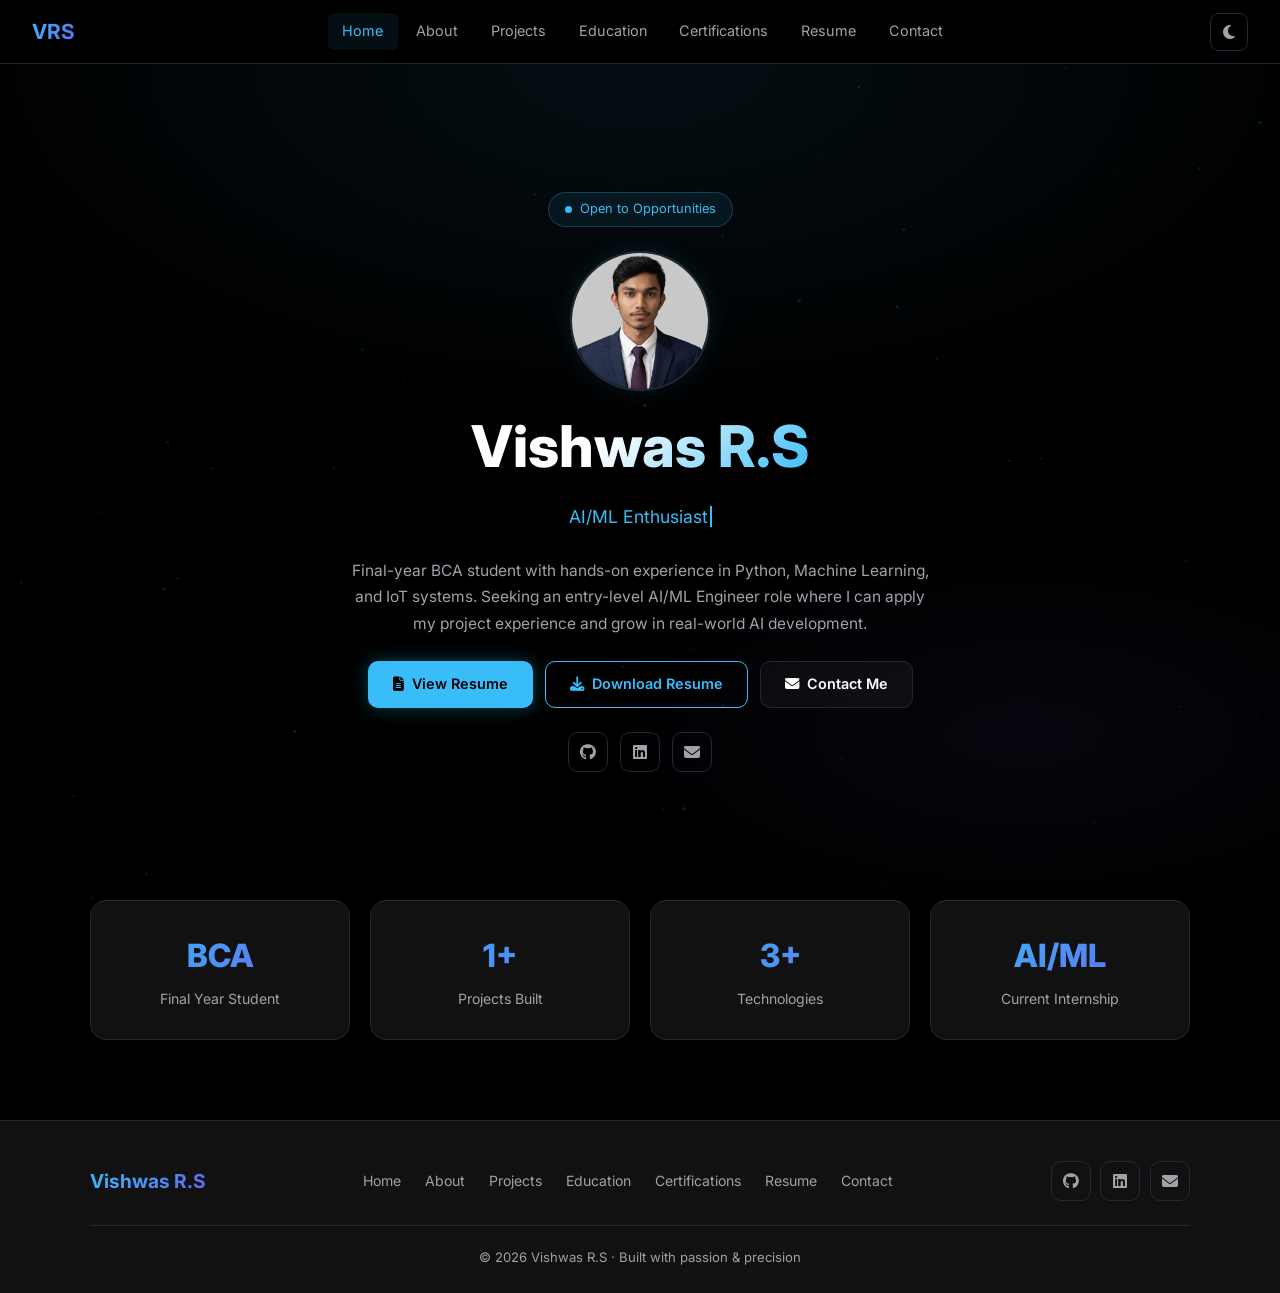
<file: index.html>
<!DOCTYPE html>
<html lang="en">
<head>
  <meta charset="UTF-8" />
  <meta name="viewport" content="width=device-width, initial-scale=1.0" />
  <title>Vishwas R.S — AI/ML Developer Portfolio</title>
  <meta name="description" content="Portfolio of Vishwas R.S — Final-year BCA student specializing in Python, Machine Learning, and IoT systems." />
  <link rel="preconnect" href="https://fonts.googleapis.com" />
  <link href="https://fonts.googleapis.com/css2?family=Inter:wght@400;500;600;700;800&display=swap" rel="stylesheet" />
  <link rel="stylesheet" href="https://cdnjs.cloudflare.com/ajax/libs/font-awesome/6.5.0/css/all.min.css" />
  <link rel="stylesheet" href="assets/css/style.css" />
</head>
<body>

<!-- Loader -->
<div id="loader"><div class="loader-ring"></div></div>

<!-- Particles -->
<canvas id="particles-canvas"></canvas>

<!-- Navbar -->
<nav class="navbar">
  <a href="index.html" class="nav-logo">VRS</a>
  <div class="nav-links">
    <a href="index.html">Home</a>
    <a href="about.html">About</a>
    <a href="projects.html">Projects</a>
    <a href="education.html">Education</a>
    <a href="certifications.html">Certifications</a>
    <a href="resume.html">Resume</a>
    <a href="contact.html">Contact</a>
  </div>
  <div class="nav-controls">
    <button class="theme-toggle" title="Toggle theme"><i class="fas fa-moon"></i></button>
    <button class="hamburger" title="Menu"><i class="fas fa-bars"></i></button>
  </div>
</nav>
<div class="mobile-menu">
  <a href="index.html">Home</a>
  <a href="about.html">About</a>
  <a href="projects.html">Projects</a>
  <a href="education.html">Education</a>
  <a href="certifications.html">Certifications</a>
  <a href="resume.html">Resume</a>
  <a href="contact.html">Contact</a>
</div>

<!-- Hero -->
<main class="page-wrapper">
  <section class="hero">
    <div class="hero-bg"></div>
    <div class="hero-content">
      <div class="hero-badge reveal"><span></span> Open to Opportunities</div>
      <div class="hero-photo-wrap reveal reveal-delay-1">
        <img src="assets/img/profile.jpg" alt="Vishwas R.S" class="hero-photo" />
      </div>
      <h1 class="hero-name reveal reveal-delay-1">Vishwas R.S</h1>
      <p class="hero-title reveal reveal-delay-2" id="hero-title"></p>
      <p class="hero-summary reveal reveal-delay-2">
        Final-year BCA student with hands-on experience in Python, Machine Learning, and IoT systems.
        Seeking an entry-level AI/ML Engineer role where I can apply my project experience and grow in real-world AI development.
      </p>
      <div class="hero-ctas reveal reveal-delay-3">
        <a href="resume.html" class="btn btn-primary"><i class="fas fa-file-alt"></i> View Resume</a>
        <a href="assets/resume/vishwas_resume.pdf" download class="btn btn-outline"><i class="fas fa-download"></i> Download Resume</a>
        <a href="contact.html" class="btn btn-ghost"><i class="fas fa-envelope"></i> Contact Me</a>
      </div>
      <div class="hero-social reveal reveal-delay-3">
        <a href="https://github.com/vishwas-rs-dev" target="_blank" class="social-link" title="GitHub"><i class="fab fa-github"></i></a>
        <a href="https://linkedin.com/in/vishwas-rs" target="_blank" class="social-link" title="LinkedIn"><i class="fab fa-linkedin"></i></a>
        <a href="mailto:shobhavishu2005@gmail.com" class="social-link" title="Email"><i class="fas fa-envelope"></i></a>
      </div>
    </div>
  </section>

  <!-- Quick Stats -->
  <section class="section" style="padding-top:0">
    <div class="section-inner">
      <div style="display:grid;grid-template-columns:repeat(auto-fit,minmax(200px,1fr));gap:1.25rem;">
        <div class="card reveal" style="text-align:center;">
          <div style="font-size:2rem;font-weight:800;background:linear-gradient(135deg,var(--primary),var(--secondary));-webkit-background-clip:text;-webkit-text-fill-color:transparent;background-clip:text;">BCA</div>
          <div style="color:var(--muted);font-size:0.88rem;margin-top:0.25rem;">Final Year Student</div>
        </div>
        <div class="card reveal reveal-delay-1" style="text-align:center;">
          <div style="font-size:2rem;font-weight:800;background:linear-gradient(135deg,var(--primary),var(--secondary));-webkit-background-clip:text;-webkit-text-fill-color:transparent;background-clip:text;">1+</div>
          <div style="color:var(--muted);font-size:0.88rem;margin-top:0.25rem;">Projects Built</div>
        </div>
        <div class="card reveal reveal-delay-2" style="text-align:center;">
          <div style="font-size:2rem;font-weight:800;background:linear-gradient(135deg,var(--primary),var(--secondary));-webkit-background-clip:text;-webkit-text-fill-color:transparent;background-clip:text;">3+</div>
          <div style="color:var(--muted);font-size:0.88rem;margin-top:0.25rem;">Technologies</div>
        </div>
        <div class="card reveal reveal-delay-3" style="text-align:center;">
          <div style="font-size:2rem;font-weight:800;background:linear-gradient(135deg,var(--primary),var(--secondary));-webkit-background-clip:text;-webkit-text-fill-color:transparent;background-clip:text;">AI/ML</div>
          <div style="color:var(--muted);font-size:0.88rem;margin-top:0.25rem;">Current Internship</div>
        </div>
      </div>
    </div>
  </section>
</main>

<!-- Footer -->
<footer>
  <div class="footer-inner">
    <div class="footer-top">
      <span class="footer-logo">Vishwas R.S</span>
      <nav class="footer-links">
        <a href="index.html">Home</a>
        <a href="about.html">About</a>
        <a href="projects.html">Projects</a>
        <a href="education.html">Education</a>
        <a href="certifications.html">Certifications</a>
        <a href="resume.html">Resume</a>
        <a href="contact.html">Contact</a>
      </nav>
      <div class="footer-socials">
        <a href="https://github.com/vishwas-rs-dev" target="_blank" class="social-link"><i class="fab fa-github"></i></a>
        <a href="https://linkedin.com/in/vishwas-rs" target="_blank" class="social-link"><i class="fab fa-linkedin"></i></a>
        <a href="mailto:shobhavishu2005@gmail.com" class="social-link"><i class="fas fa-envelope"></i></a>
      </div>
    </div>
    <div class="footer-bottom">
      &copy; 2026 Vishwas R.S · Built with passion &amp; precision
    </div>
  </div>
</footer>

<button id="scrollTop" title="Scroll to top"><i class="fas fa-chevron-up"></i></button>
<script src="assets/js/main.js"></script>
</body>
</html>
</file>
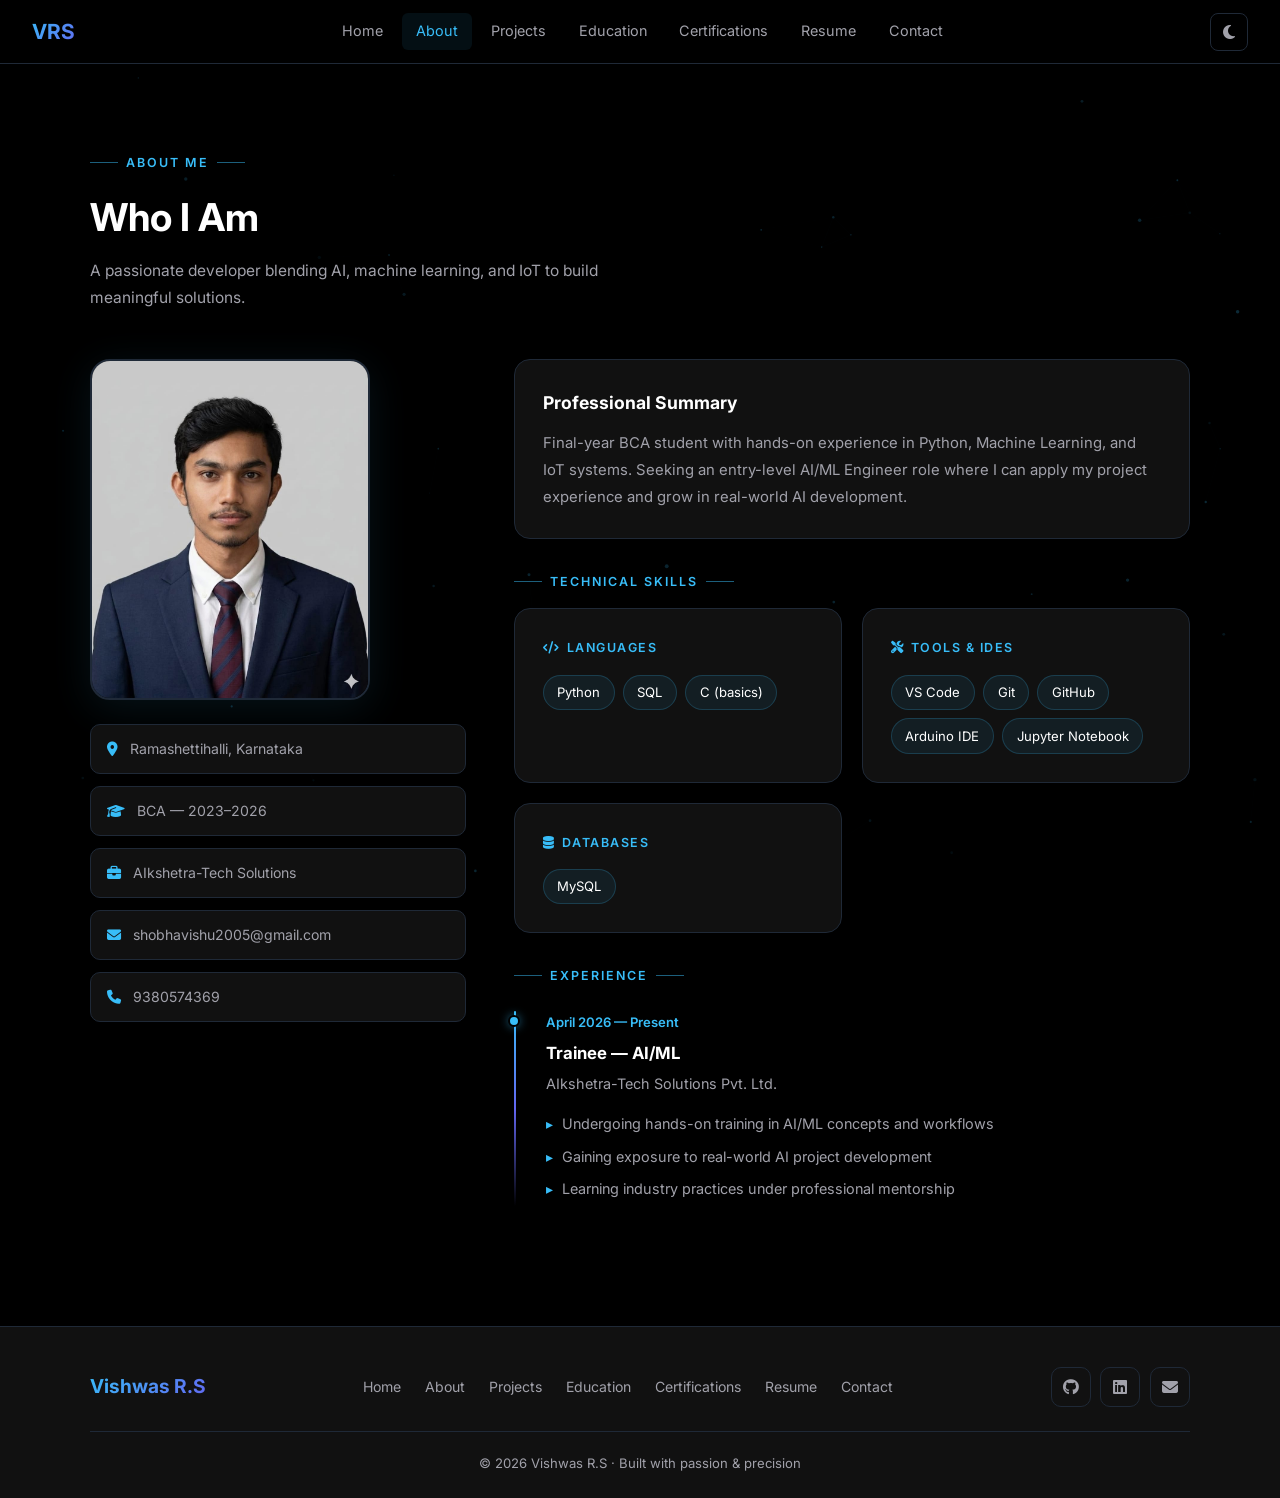
<file: about.html>
<!DOCTYPE html>
<html lang="en">
<head>
  <meta charset="UTF-8" />
  <meta name="viewport" content="width=device-width, initial-scale=1.0" />
  <title>About — Vishwas R.S</title>
  <meta name="description" content="About Vishwas R.S — skills, tools and professional journey." />
  <link rel="preconnect" href="https://fonts.googleapis.com" />
  <link href="https://fonts.googleapis.com/css2?family=Inter:wght@400;500;600;700;800&display=swap" rel="stylesheet" />
  <link rel="stylesheet" href="https://cdnjs.cloudflare.com/ajax/libs/font-awesome/6.5.0/css/all.min.css" />
  <link rel="stylesheet" href="assets/css/style.css" />
</head>
<body>
<div id="loader"><div class="loader-ring"></div></div>
<canvas id="particles-canvas"></canvas>

<nav class="navbar">
  <a href="index.html" class="nav-logo">VRS</a>
  <div class="nav-links">
    <a href="index.html">Home</a>
    <a href="about.html">About</a>
    <a href="projects.html">Projects</a>
    <a href="education.html">Education</a>
    <a href="certifications.html">Certifications</a>
    <a href="resume.html">Resume</a>
    <a href="contact.html">Contact</a>
  </div>
  <div class="nav-controls">
    <button class="theme-toggle"><i class="fas fa-moon"></i></button>
    <button class="hamburger"><i class="fas fa-bars"></i></button>
  </div>
</nav>
<div class="mobile-menu">
  <a href="index.html">Home</a>
  <a href="about.html">About</a>
  <a href="projects.html">Projects</a>
  <a href="education.html">Education</a>
  <a href="certifications.html">Certifications</a>
  <a href="resume.html">Resume</a>
  <a href="contact.html">Contact</a>
</div>

<main class="page-wrapper">
  <section class="section">
    <div class="section-inner">

      <!-- Header -->
      <div class="reveal" style="margin-bottom:3rem;">
        <div class="section-tag">About Me</div>
        <h1 class="section-title">Who I Am</h1>
        <p class="section-subtitle">A passionate developer blending AI, machine learning, and IoT to build meaningful solutions.</p>
      </div>

      <!-- About Grid -->
      <div class="about-grid">
        <!-- Photo col -->
        <div class="about-photo-col reveal">
          <img src="assets/img/profile.jpg" alt="Vishwas R.S" class="about-photo" />
          <div class="about-stat-row">
            <div class="about-stat"><i class="fas fa-map-marker-alt"></i> Ramashettihalli, Karnataka</div>
            <div class="about-stat"><i class="fas fa-graduation-cap"></i> BCA — 2023–2026</div>
            <div class="about-stat"><i class="fas fa-briefcase"></i> AIkshetra-Tech Solutions</div>
            <div class="about-stat"><i class="fas fa-envelope"></i> shobhavishu2005@gmail.com</div>
            <div class="about-stat"><i class="fas fa-phone"></i> 9380574369</div>
          </div>
        </div>

        <!-- Content col -->
        <div>
          <!-- Summary -->
          <div class="card reveal" style="margin-bottom:1.5rem;">
            <h2 style="font-size:1.1rem;font-weight:700;margin-bottom:0.75rem;">Professional Summary</h2>
            <p style="color:var(--muted);font-size:0.93rem;line-height:1.8;">
              Final-year BCA student with hands-on experience in Python, Machine Learning, and IoT systems.
              Seeking an entry-level AI/ML Engineer role where I can apply my project experience and grow in real-world AI development.
            </p>
          </div>

          <!-- Skills -->
          <div class="reveal" style="margin-bottom:1.5rem;">
            <div class="section-tag" style="margin-bottom:1rem;">Technical Skills</div>
            <div class="skills-grid">
              <div class="card">
                <div class="skill-category-title"><i class="fas fa-code" style="margin-right:0.4rem;"></i>Languages</div>
                <div class="skill-tags">
                  <span class="skill-tag">Python</span>
                  <span class="skill-tag">SQL</span>
                  <span class="skill-tag">C (basics)</span>
                </div>
              </div>
              <div class="card">
                <div class="skill-category-title"><i class="fas fa-tools" style="margin-right:0.4rem;"></i>Tools &amp; IDEs</div>
                <div class="skill-tags">
                  <span class="skill-tag">VS Code</span>
                  <span class="skill-tag">Git</span>
                  <span class="skill-tag">GitHub</span>
                  <span class="skill-tag">Arduino IDE</span>
                  <span class="skill-tag">Jupyter Notebook</span>
                </div>
              </div>
              <div class="card">
                <div class="skill-category-title"><i class="fas fa-database" style="margin-right:0.4rem;"></i>Databases</div>
                <div class="skill-tags">
                  <span class="skill-tag">MySQL</span>
                </div>
              </div>
            </div>
          </div>

          <!-- Experience Timeline -->
          <div class="reveal">
            <div class="section-tag" style="margin-bottom:1.5rem;">Experience</div>
            <div class="timeline">
              <div class="timeline-item">
                <div class="timeline-date">April 2026 — Present</div>
                <div class="timeline-title">Trainee — AI/ML</div>
                <div class="timeline-sub">AIkshetra-Tech Solutions Pvt. Ltd.</div>
                <ul class="timeline-body">
                  <li>Undergoing hands-on training in AI/ML concepts and workflows</li>
                  <li>Gaining exposure to real-world AI project development</li>
                  <li>Learning industry practices under professional mentorship</li>
                </ul>
              </div>
            </div>
          </div>

        </div>
      </div>

    </div>
  </section>
</main>

<footer>
  <div class="footer-inner">
    <div class="footer-top">
      <span class="footer-logo">Vishwas R.S</span>
      <nav class="footer-links">
        <a href="index.html">Home</a>
        <a href="about.html">About</a>
        <a href="projects.html">Projects</a>
        <a href="education.html">Education</a>
        <a href="certifications.html">Certifications</a>
        <a href="resume.html">Resume</a>
        <a href="contact.html">Contact</a>
      </nav>
      <div class="footer-socials">
        <a href="https://github.com/vishwas-rs-dev" target="_blank" class="social-link"><i class="fab fa-github"></i></a>
        <a href="https://linkedin.com/in/vishwas-rs" target="_blank" class="social-link"><i class="fab fa-linkedin"></i></a>
        <a href="mailto:shobhavishu2005@gmail.com" class="social-link"><i class="fas fa-envelope"></i></a>
      </div>
    </div>
    <div class="footer-bottom">&copy; 2026 Vishwas R.S · Built with passion &amp; precision</div>
  </div>
</footer>
<button id="scrollTop"><i class="fas fa-chevron-up"></i></button>
<script src="assets/js/main.js"></script>
</body>
</html>
</file>
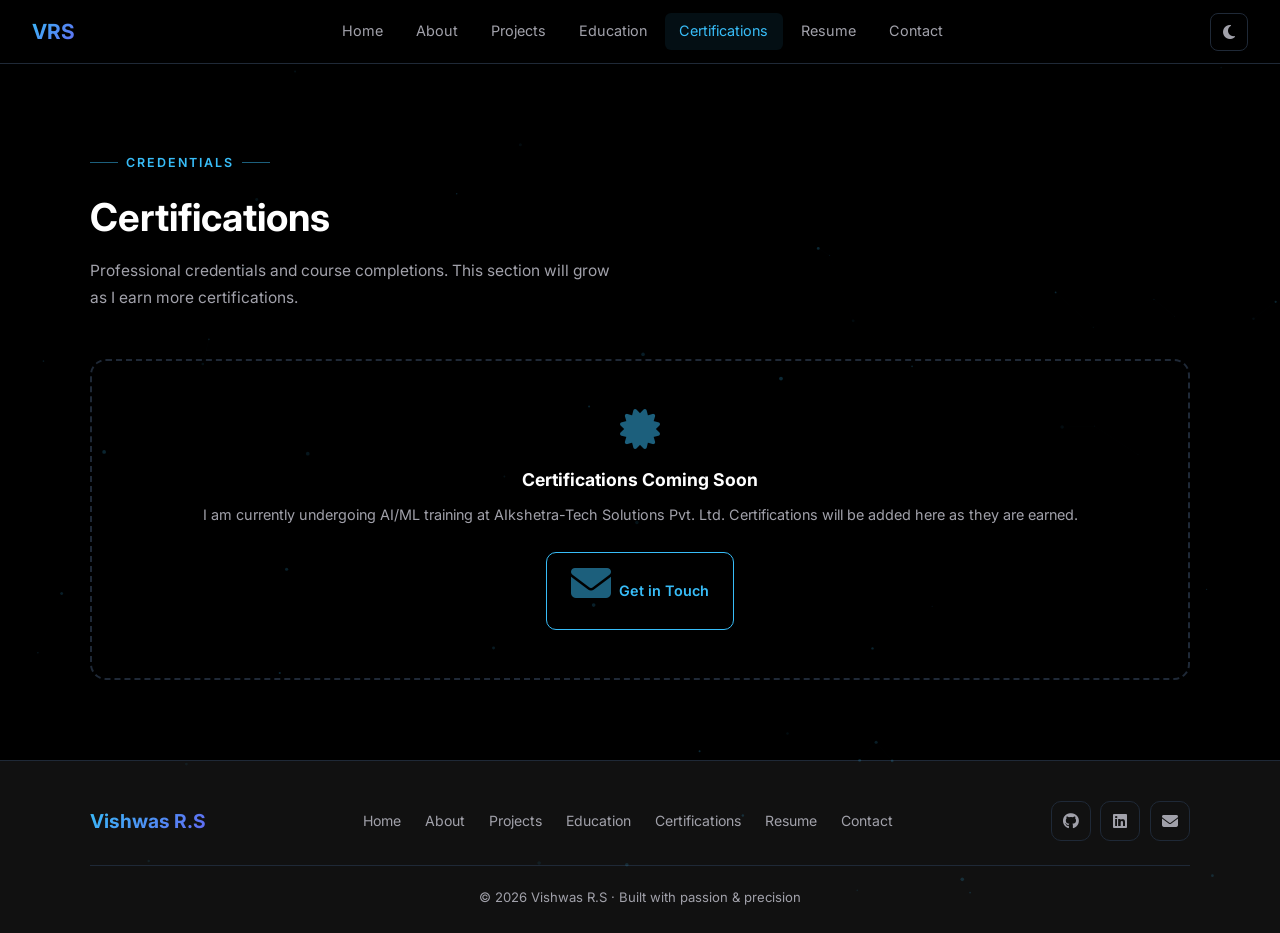
<file: certifications.html>
<!DOCTYPE html>
<html lang="en">
<head>
  <meta charset="UTF-8" />
  <meta name="viewport" content="width=device-width, initial-scale=1.0" />
  <title>Certifications — Vishwas R.S</title>
  <meta name="description" content="Certifications earned by Vishwas R.S." />
  <link rel="preconnect" href="https://fonts.googleapis.com" />
  <link href="https://fonts.googleapis.com/css2?family=Inter:wght@400;500;600;700;800&display=swap" rel="stylesheet" />
  <link rel="stylesheet" href="https://cdnjs.cloudflare.com/ajax/libs/font-awesome/6.5.0/css/all.min.css" />
  <link rel="stylesheet" href="assets/css/style.css" />
</head>
<body>
<div id="loader"><div class="loader-ring"></div></div>
<canvas id="particles-canvas"></canvas>

<nav class="navbar">
  <a href="index.html" class="nav-logo">VRS</a>
  <div class="nav-links">
    <a href="index.html">Home</a>
    <a href="about.html">About</a>
    <a href="projects.html">Projects</a>
    <a href="education.html">Education</a>
    <a href="certifications.html">Certifications</a>
    <a href="resume.html">Resume</a>
    <a href="contact.html">Contact</a>
  </div>
  <div class="nav-controls">
    <button class="theme-toggle"><i class="fas fa-moon"></i></button>
    <button class="hamburger"><i class="fas fa-bars"></i></button>
  </div>
</nav>
<div class="mobile-menu">
  <a href="index.html">Home</a>
  <a href="about.html">About</a>
  <a href="projects.html">Projects</a>
  <a href="education.html">Education</a>
  <a href="certifications.html">Certifications</a>
  <a href="resume.html">Resume</a>
  <a href="contact.html">Contact</a>
</div>

<main class="page-wrapper">
  <section class="section">
    <div class="section-inner">

      <div class="reveal">
        <div class="section-tag">Credentials</div>
        <h1 class="section-title">Certifications</h1>
        <p class="section-subtitle">Professional credentials and course completions. This section will grow as I earn more certifications.</p>
      </div>

      <!-- Placeholder — no certifications in resume -->
      <div class="cert-placeholder reveal">
        <i class="fas fa-certificate"></i>
        <h2 style="font-size:1.1rem;font-weight:700;color:var(--text);margin-bottom:0.5rem;">Certifications Coming Soon</h2>
        <p style="font-size:0.9rem;">I am currently undergoing AI/ML training at AIkshetra-Tech Solutions Pvt. Ltd. Certifications will be added here as they are earned.</p>
        <div style="margin-top:1.5rem;">
          <a href="contact.html" class="btn btn-outline"><i class="fas fa-envelope"></i> Get in Touch</a>
        </div>
      </div>

      <!-- Future cert cards will go here — example structure commented for reference -->
      <!--
      <div class="skills-grid" style="margin-top:2rem;">
        <div class="card reveal">
          <div style="display:flex;align-items:center;gap:0.75rem;margin-bottom:0.75rem;">
            <div class="project-icon">🏆</div>
            <div>
              <div style="font-weight:700;">Certificate Name</div>
              <div style="font-size:0.78rem;color:var(--primary);">Issuing Organization · Month Year</div>
            </div>
          </div>
          <p style="color:var(--muted);font-size:0.88rem;">Brief description of the certification.</p>
          <div style="margin-top:1rem;">
            <a href="#" class="btn btn-outline" style="font-size:0.82rem;padding:0.4rem 0.9rem;">View Certificate</a>
          </div>
        </div>
      </div>
      -->

    </div>
  </section>
</main>

<footer>
  <div class="footer-inner">
    <div class="footer-top">
      <span class="footer-logo">Vishwas R.S</span>
      <nav class="footer-links">
        <a href="index.html">Home</a>
        <a href="about.html">About</a>
        <a href="projects.html">Projects</a>
        <a href="education.html">Education</a>
        <a href="certifications.html">Certifications</a>
        <a href="resume.html">Resume</a>
        <a href="contact.html">Contact</a>
      </nav>
      <div class="footer-socials">
        <a href="https://github.com/vishwas-rs-dev" target="_blank" class="social-link"><i class="fab fa-github"></i></a>
        <a href="https://linkedin.com/in/vishwas-rs" target="_blank" class="social-link"><i class="fab fa-linkedin"></i></a>
        <a href="mailto:shobhavishu2005@gmail.com" class="social-link"><i class="fas fa-envelope"></i></a>
      </div>
    </div>
    <div class="footer-bottom">&copy; 2026 Vishwas R.S · Built with passion &amp; precision</div>
  </div>
</footer>
<button id="scrollTop"><i class="fas fa-chevron-up"></i></button>
<script src="assets/js/main.js"></script>
</body>
</html>
</file>
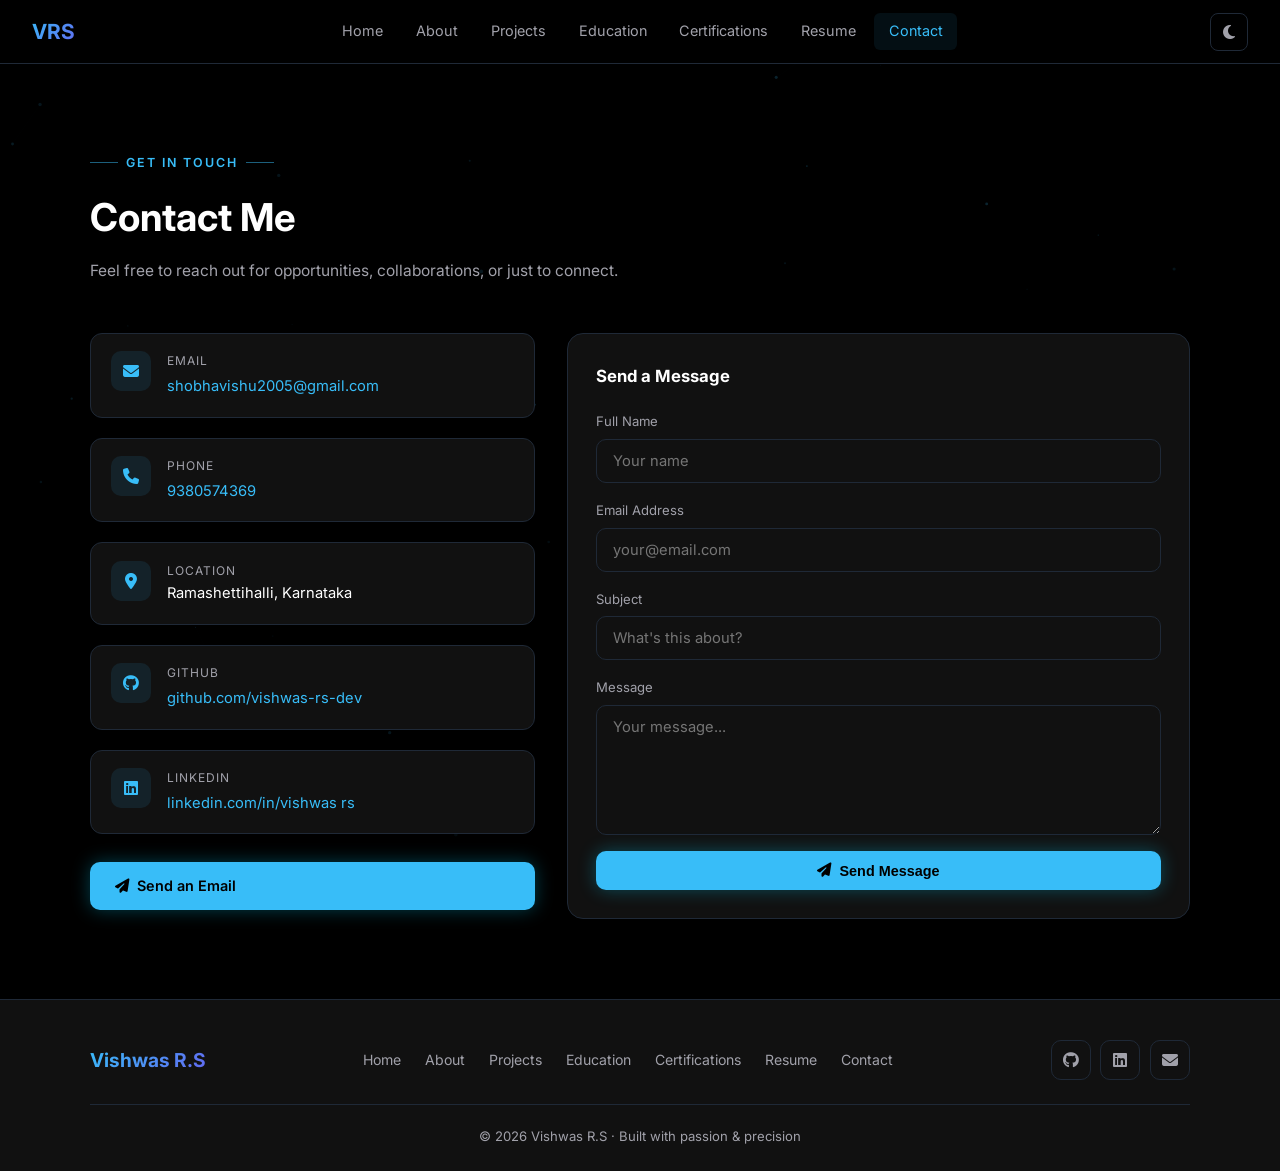
<file: contact.html>
<!DOCTYPE html>
<html lang="en">
<head>
  <meta charset="UTF-8" />
  <meta name="viewport" content="width=device-width, initial-scale=1.0" />
  <title>Contact — Vishwas R.S</title>
  <meta name="description" content="Contact Vishwas R.S — email, phone, and social links." />
  <link rel="preconnect" href="https://fonts.googleapis.com" />
  <link href="https://fonts.googleapis.com/css2?family=Inter:wght@400;500;600;700;800&display=swap" rel="stylesheet" />
  <link rel="stylesheet" href="https://cdnjs.cloudflare.com/ajax/libs/font-awesome/6.5.0/css/all.min.css" />
  <link rel="stylesheet" href="assets/css/style.css" />
</head>
<body>
<div id="loader"><div class="loader-ring"></div></div>
<canvas id="particles-canvas"></canvas>

<nav class="navbar">
  <a href="index.html" class="nav-logo">VRS</a>
  <div class="nav-links">
    <a href="index.html">Home</a>
    <a href="about.html">About</a>
    <a href="projects.html">Projects</a>
    <a href="education.html">Education</a>
    <a href="certifications.html">Certifications</a>
    <a href="resume.html">Resume</a>
    <a href="contact.html">Contact</a>
  </div>
  <div class="nav-controls">
    <button class="theme-toggle"><i class="fas fa-moon"></i></button>
    <button class="hamburger"><i class="fas fa-bars"></i></button>
  </div>
</nav>
<div class="mobile-menu">
  <a href="index.html">Home</a>
  <a href="about.html">About</a>
  <a href="projects.html">Projects</a>
  <a href="education.html">Education</a>
  <a href="certifications.html">Certifications</a>
  <a href="resume.html">Resume</a>
  <a href="contact.html">Contact</a>
</div>

<main class="page-wrapper">
  <section class="section">
    <div class="section-inner">

      <div class="reveal">
        <div class="section-tag">Get In Touch</div>
        <h1 class="section-title">Contact Me</h1>
        <p class="section-subtitle">Feel free to reach out for opportunities, collaborations, or just to connect.</p>
      </div>

      <div class="contact-grid">
        <!-- Info column -->
        <div class="contact-info">
          <div class="contact-item reveal">
            <div class="contact-item-icon"><i class="fas fa-envelope"></i></div>
            <div>
              <div class="contact-item-label">Email</div>
              <a href="mailto:shobhavishu2005@gmail.com" class="contact-item-value" style="color:var(--primary);">shobhavishu2005@gmail.com</a>
            </div>
          </div>
          <div class="contact-item reveal reveal-delay-1">
            <div class="contact-item-icon"><i class="fas fa-phone"></i></div>
            <div>
              <div class="contact-item-label">Phone</div>
              <a href="tel:9380574369" class="contact-item-value" style="color:var(--primary);">9380574369</a>
            </div>
          </div>
          <div class="contact-item reveal reveal-delay-1">
            <div class="contact-item-icon"><i class="fas fa-map-marker-alt"></i></div>
            <div>
              <div class="contact-item-label">Location</div>
              <div class="contact-item-value">Ramashettihalli, Karnataka</div>
            </div>
          </div>
          <div class="contact-item reveal reveal-delay-2">
            <div class="contact-item-icon"><i class="fab fa-github"></i></div>
            <div>
              <div class="contact-item-label">GitHub</div>
              <a href="https://github.com/vishwas-rs-dev" target="_blank" class="contact-item-value" style="color:var(--primary);">github.com/vishwas-rs-dev</a>
            </div>
          </div>
          <div class="contact-item reveal reveal-delay-2">
            <div class="contact-item-icon"><i class="fab fa-linkedin"></i></div>
            <div>
              <div class="contact-item-label">LinkedIn</div>
              <a href="https://linkedin.com/in/vishwas-rs" target="_blank" class="contact-item-value" style="color:var(--primary);">linkedin.com/in/vishwas rs</a>
            </div>
          </div>

          <!-- Direct email button -->
          <a href="mailto:shobhavishu2005@gmail.com" class="btn btn-primary reveal reveal-delay-3" style="margin-top:0.5rem;">
            <i class="fas fa-paper-plane"></i> Send an Email
          </a>
        </div>

        <!-- Form column -->
        <div class="card reveal reveal-delay-1">
          <h2 style="font-size:1.05rem;font-weight:700;margin-bottom:1.25rem;">Send a Message</h2>
          <form id="contactForm" class="contact-form" novalidate>
            <div class="form-group">
              <label class="form-label" for="contactName">Full Name</label>
              <input type="text" id="contactName" class="form-control" placeholder="Your name" autocomplete="name" />
              <span class="form-error" id="nameError"></span>
            </div>
            <div class="form-group">
              <label class="form-label" for="contactEmail">Email Address</label>
              <input type="email" id="contactEmail" class="form-control" placeholder="your@email.com" autocomplete="email" />
              <span class="form-error" id="emailError"></span>
            </div>
            <div class="form-group">
              <label class="form-label" for="contactSubject">Subject</label>
              <input type="text" id="contactSubject" class="form-control" placeholder="What's this about?" />
            </div>
            <div class="form-group">
              <label class="form-label" for="contactMessage">Message</label>
              <textarea id="contactMessage" class="form-control" placeholder="Your message..."></textarea>
              <span class="form-error" id="msgError"></span>
            </div>
            <button type="submit" class="btn btn-primary" style="width:100%;justify-content:center;">
              <i class="fas fa-paper-plane"></i> Send Message
            </button>
            <div class="form-success" id="formSuccess">
              <i class="fas fa-check-circle" style="margin-right:0.5rem;"></i>
              Message sent! I'll get back to you soon.
            </div>
          </form>
        </div>
      </div>

    </div>
  </section>
</main>

<footer>
  <div class="footer-inner">
    <div class="footer-top">
      <span class="footer-logo">Vishwas R.S</span>
      <nav class="footer-links">
        <a href="index.html">Home</a>
        <a href="about.html">About</a>
        <a href="projects.html">Projects</a>
        <a href="education.html">Education</a>
        <a href="certifications.html">Certifications</a>
        <a href="resume.html">Resume</a>
        <a href="contact.html">Contact</a>
      </nav>
      <div class="footer-socials">
        <a href="https://github.com/vishwas-rs-dev" target="_blank" class="social-link"><i class="fab fa-github"></i></a>
        <a href="https://linkedin.com/in/vishwas-rs" target="_blank" class="social-link"><i class="fab fa-linkedin"></i></a>
        <a href="mailto:shobhavishu2005@gmail.com" class="social-link"><i class="fas fa-envelope"></i></a>
      </div>
    </div>
    <div class="footer-bottom">&copy; 2026 Vishwas R.S · Built with passion &amp; precision</div>
  </div>
</footer>
<button id="scrollTop"><i class="fas fa-chevron-up"></i></button>
<script src="assets/js/main.js"></script>
</body>
</html>
</file>
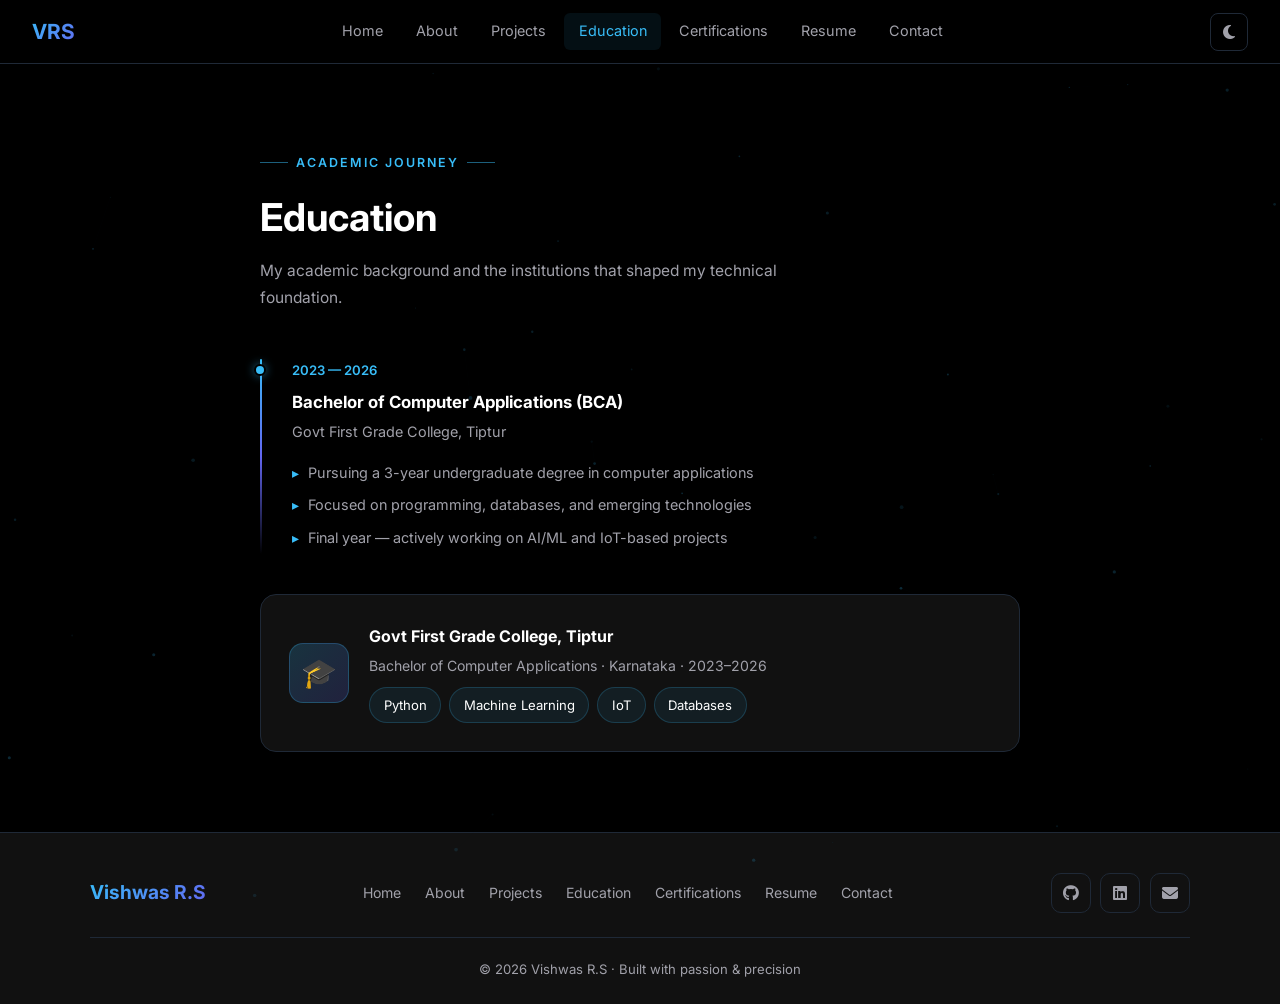
<file: education.html>
<!DOCTYPE html>
<html lang="en">
<head>
  <meta charset="UTF-8" />
  <meta name="viewport" content="width=device-width, initial-scale=1.0" />
  <title>Education — Vishwas R.S</title>
  <meta name="description" content="Educational background of Vishwas R.S." />
  <link rel="preconnect" href="https://fonts.googleapis.com" />
  <link href="https://fonts.googleapis.com/css2?family=Inter:wght@400;500;600;700;800&display=swap" rel="stylesheet" />
  <link rel="stylesheet" href="https://cdnjs.cloudflare.com/ajax/libs/font-awesome/6.5.0/css/all.min.css" />
  <link rel="stylesheet" href="assets/css/style.css" />
</head>
<body>
<div id="loader"><div class="loader-ring"></div></div>
<canvas id="particles-canvas"></canvas>

<nav class="navbar">
  <a href="index.html" class="nav-logo">VRS</a>
  <div class="nav-links">
    <a href="index.html">Home</a>
    <a href="about.html">About</a>
    <a href="projects.html">Projects</a>
    <a href="education.html">Education</a>
    <a href="certifications.html">Certifications</a>
    <a href="resume.html">Resume</a>
    <a href="contact.html">Contact</a>
  </div>
  <div class="nav-controls">
    <button class="theme-toggle"><i class="fas fa-moon"></i></button>
    <button class="hamburger"><i class="fas fa-bars"></i></button>
  </div>
</nav>
<div class="mobile-menu">
  <a href="index.html">Home</a>
  <a href="about.html">About</a>
  <a href="projects.html">Projects</a>
  <a href="education.html">Education</a>
  <a href="certifications.html">Certifications</a>
  <a href="resume.html">Resume</a>
  <a href="contact.html">Contact</a>
</div>

<main class="page-wrapper">
  <section class="section">
    <div class="section-inner" style="max-width:760px;">

      <div class="reveal">
        <div class="section-tag">Academic Journey</div>
        <h1 class="section-title">Education</h1>
        <p class="section-subtitle">My academic background and the institutions that shaped my technical foundation.</p>
      </div>

      <div class="timeline reveal">
        <!-- BCA -->
        <div class="timeline-item">
          <div class="timeline-date">2023 — 2026</div>
          <div class="timeline-title">Bachelor of Computer Applications (BCA)</div>
          <div class="timeline-sub">Govt First Grade College, Tiptur</div>
          <ul class="timeline-body">
            <li>Pursuing a 3-year undergraduate degree in computer applications</li>
            <li>Focused on programming, databases, and emerging technologies</li>
            <li>Final year — actively working on AI/ML and IoT-based projects</li>
          </ul>
        </div>
      </div>

      <!-- Highlight Card -->
      <div class="card reveal" style="margin-top:2rem;display:flex;gap:1.25rem;align-items:center;flex-wrap:wrap;">
        <div style="width:60px;height:60px;border-radius:14px;background:linear-gradient(135deg,rgba(56,189,248,0.2),rgba(99,102,241,0.2));border:1px solid rgba(56,189,248,0.25);display:flex;align-items:center;justify-content:center;font-size:1.8rem;flex-shrink:0;">🎓</div>
        <div>
          <div style="font-weight:700;font-size:1rem;">Govt First Grade College, Tiptur</div>
          <div style="color:var(--muted);font-size:0.88rem;margin-top:0.2rem;">Bachelor of Computer Applications · Karnataka · 2023–2026</div>
          <div style="margin-top:0.6rem;display:flex;gap:0.5rem;flex-wrap:wrap;">
            <span class="skill-tag">Python</span>
            <span class="skill-tag">Machine Learning</span>
            <span class="skill-tag">IoT</span>
            <span class="skill-tag">Databases</span>
          </div>
        </div>
      </div>

    </div>
  </section>
</main>

<footer>
  <div class="footer-inner">
    <div class="footer-top">
      <span class="footer-logo">Vishwas R.S</span>
      <nav class="footer-links">
        <a href="index.html">Home</a>
        <a href="about.html">About</a>
        <a href="projects.html">Projects</a>
        <a href="education.html">Education</a>
        <a href="certifications.html">Certifications</a>
        <a href="resume.html">Resume</a>
        <a href="contact.html">Contact</a>
      </nav>
      <div class="footer-socials">
        <a href="https://github.com/vishwas-rs-dev" target="_blank" class="social-link"><i class="fab fa-github"></i></a>
        <a href="https://linkedin.com/in/vishwas-rs" target="_blank" class="social-link"><i class="fab fa-linkedin"></i></a>
        <a href="mailto:shobhavishu2005@gmail.com" class="social-link"><i class="fas fa-envelope"></i></a>
      </div>
    </div>
    <div class="footer-bottom">&copy; 2026 Vishwas R.S · Built with passion &amp; precision</div>
  </div>
</footer>
<button id="scrollTop"><i class="fas fa-chevron-up"></i></button>
<script src="assets/js/main.js"></script>
</body>
</html>
</file>
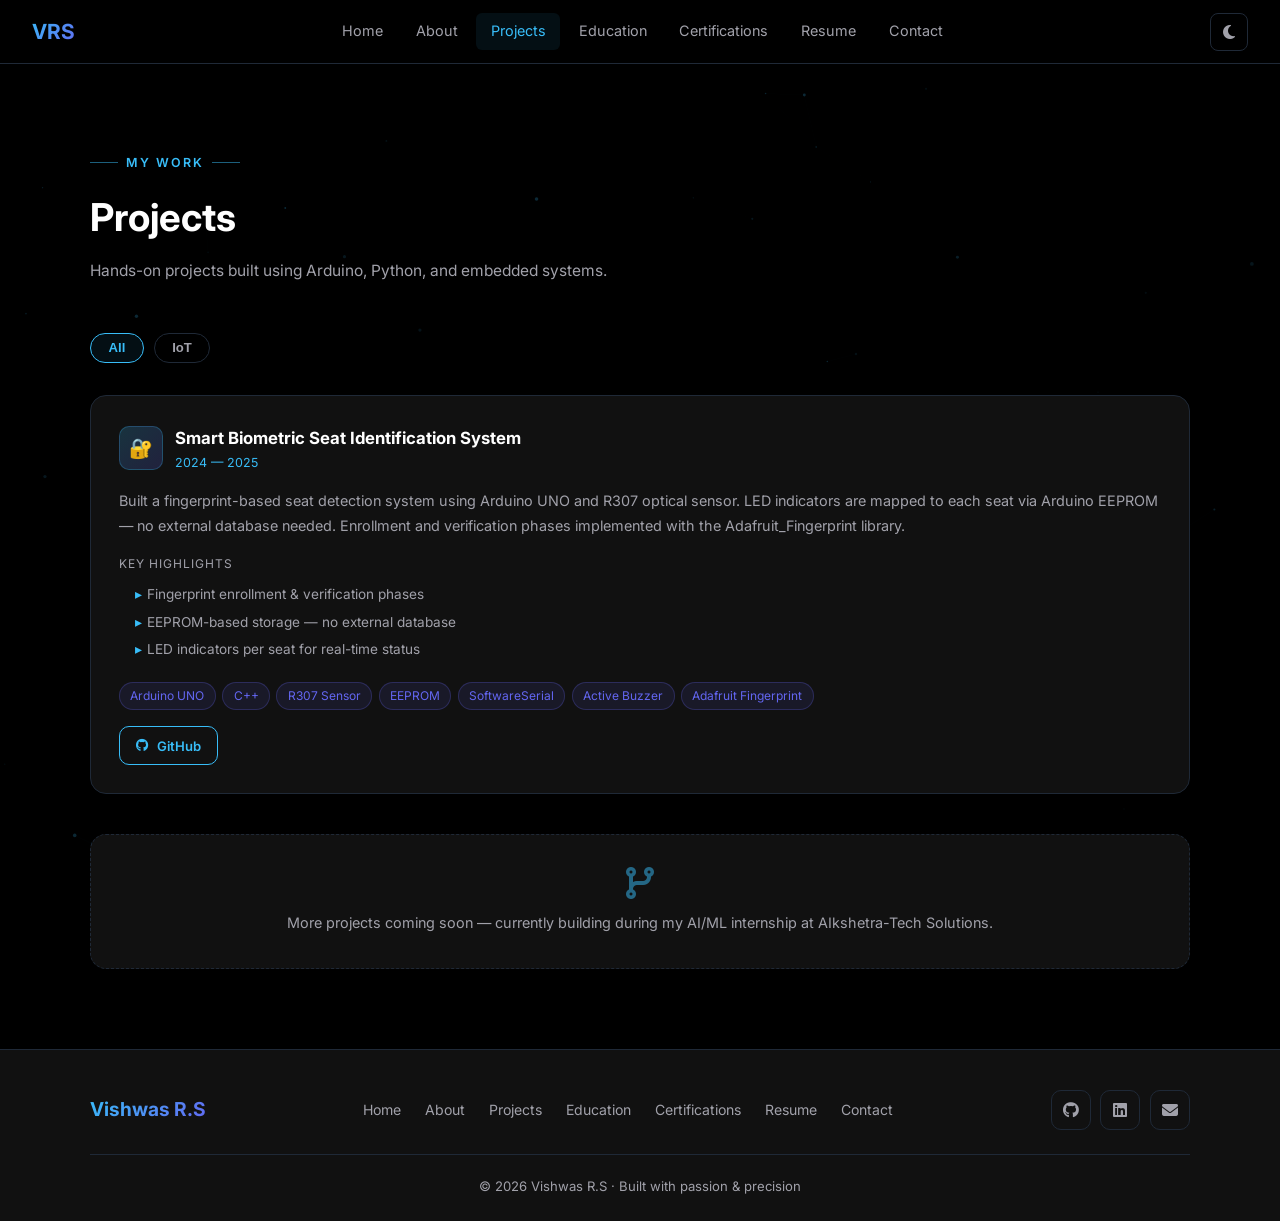
<file: projects.html>
<!DOCTYPE html>
<html lang="en">
<head>
  <meta charset="UTF-8" />
  <meta name="viewport" content="width=device-width, initial-scale=1.0" />
  <title>Projects — Vishwas R.S</title>
  <meta name="description" content="Projects built by Vishwas R.S — IoT, AI/ML and more." />
  <link rel="preconnect" href="https://fonts.googleapis.com" />
  <link href="https://fonts.googleapis.com/css2?family=Inter:wght@400;500;600;700;800&display=swap" rel="stylesheet" />
  <link rel="stylesheet" href="https://cdnjs.cloudflare.com/ajax/libs/font-awesome/6.5.0/css/all.min.css" />
  <link rel="stylesheet" href="assets/css/style.css" />
  <style>
    .filter-bar { display:flex; gap:0.6rem; flex-wrap:wrap; margin-bottom:2rem; }
    .filter-btn {
      padding:0.4rem 1.1rem; border-radius:50px; font-size:0.82rem; font-weight:600;
      border:1px solid var(--border); background:transparent; color:var(--muted);
      cursor:pointer; transition:all var(--transition);
    }
    .filter-btn:hover, .filter-btn.active {
      border-color:var(--primary); color:var(--primary); background:rgba(56,189,248,0.08);
    }
    .project-card-wrap { display:block; }
  </style>
</head>
<body>
<div id="loader"><div class="loader-ring"></div></div>
<canvas id="particles-canvas"></canvas>

<nav class="navbar">
  <a href="index.html" class="nav-logo">VRS</a>
  <div class="nav-links">
    <a href="index.html">Home</a>
    <a href="about.html">About</a>
    <a href="projects.html">Projects</a>
    <a href="education.html">Education</a>
    <a href="certifications.html">Certifications</a>
    <a href="resume.html">Resume</a>
    <a href="contact.html">Contact</a>
  </div>
  <div class="nav-controls">
    <button class="theme-toggle"><i class="fas fa-moon"></i></button>
    <button class="hamburger"><i class="fas fa-bars"></i></button>
  </div>
</nav>
<div class="mobile-menu">
  <a href="index.html">Home</a>
  <a href="about.html">About</a>
  <a href="projects.html">Projects</a>
  <a href="education.html">Education</a>
  <a href="certifications.html">Certifications</a>
  <a href="resume.html">Resume</a>
  <a href="contact.html">Contact</a>
</div>

<main class="page-wrapper">
  <section class="section">
    <div class="section-inner">

      <div class="reveal">
        <div class="section-tag">My Work</div>
        <h1 class="section-title">Projects</h1>
        <p class="section-subtitle">Hands-on projects built using Arduino, Python, and embedded systems.</p>
      </div>

      <!-- Filters -->
      <div class="filter-bar reveal">
        <button class="filter-btn active" data-filter="all">All</button>
        <button class="filter-btn" data-filter="iot">IoT</button>
      </div>

      <!-- Projects Grid -->
      <div class="projects-grid">

        <div class="project-card-wrap reveal" data-category="iot">
          <div class="card project-card">
            <div class="project-header">
              <div class="project-icon">🔐</div>
              <div>
                <div class="project-title">Smart Biometric Seat Identification System</div>
                <div class="project-year">2024 — 2025</div>
              </div>
            </div>
            <p class="project-desc">
              Built a fingerprint-based seat detection system using Arduino UNO and R307 optical sensor.
              LED indicators are mapped to each seat via Arduino EEPROM — no external database needed.
              Enrollment and verification phases implemented with the Adafruit_Fingerprint library.
            </p>
            <div style="margin-bottom:0.25rem;">
              <div style="font-size:0.75rem;color:var(--muted);text-transform:uppercase;letter-spacing:1px;margin-bottom:0.5rem;">Key Highlights</div>
              <ul style="color:var(--muted);font-size:0.85rem;padding-left:1rem;display:flex;flex-direction:column;gap:0.3rem;">
                <li style="position:relative;padding-left:0.75rem;"><span style="position:absolute;left:0;color:var(--primary);">▸</span>Fingerprint enrollment &amp; verification phases</li>
                <li style="position:relative;padding-left:0.75rem;"><span style="position:absolute;left:0;color:var(--primary);">▸</span>EEPROM-based storage — no external database</li>
                <li style="position:relative;padding-left:0.75rem;"><span style="position:absolute;left:0;color:var(--primary);">▸</span>LED indicators per seat for real-time status</li>
              </ul>
            </div>
            <div class="project-tech">
              <span class="tech-badge">Arduino UNO</span>
              <span class="tech-badge">C++</span>
              <span class="tech-badge">R307 Sensor</span>
              <span class="tech-badge">EEPROM</span>
              <span class="tech-badge">SoftwareSerial</span>
              <span class="tech-badge">Active Buzzer</span>
              <span class="tech-badge">Adafruit Fingerprint</span>
            </div>
            <div class="project-links">
              <a href="https://github.com/vishwas-rs-dev" target="_blank" class="btn btn-outline btn-sm" style="font-size:0.82rem;padding:0.45rem 1rem;">
                <i class="fab fa-github"></i> GitHub
              </a>
            </div>
          </div>
        </div>

      </div>

      <!-- Note -->
      <div class="reveal" style="margin-top:2.5rem;">
        <div class="card" style="text-align:center;padding:2rem;border-style:dashed;">
          <i class="fas fa-code-branch" style="font-size:2rem;color:var(--primary);opacity:0.5;margin-bottom:0.75rem;display:block;"></i>
          <p style="color:var(--muted);font-size:0.9rem;">More projects coming soon — currently building during my AI/ML internship at AIkshetra-Tech Solutions.</p>
        </div>
      </div>

    </div>
  </section>
</main>

<footer>
  <div class="footer-inner">
    <div class="footer-top">
      <span class="footer-logo">Vishwas R.S</span>
      <nav class="footer-links">
        <a href="index.html">Home</a>
        <a href="about.html">About</a>
        <a href="projects.html">Projects</a>
        <a href="education.html">Education</a>
        <a href="certifications.html">Certifications</a>
        <a href="resume.html">Resume</a>
        <a href="contact.html">Contact</a>
      </nav>
      <div class="footer-socials">
        <a href="https://github.com/vishwas-rs-dev" target="_blank" class="social-link"><i class="fab fa-github"></i></a>
        <a href="https://linkedin.com/in/vishwas-rs" target="_blank" class="social-link"><i class="fab fa-linkedin"></i></a>
        <a href="mailto:shobhavishu2005@gmail.com" class="social-link"><i class="fas fa-envelope"></i></a>
      </div>
    </div>
    <div class="footer-bottom">&copy; 2026 Vishwas R.S · Built with passion &amp; precision</div>
  </div>
</footer>
<button id="scrollTop"><i class="fas fa-chevron-up"></i></button>
<script src="assets/js/main.js"></script>
</body>
</html>
</file>
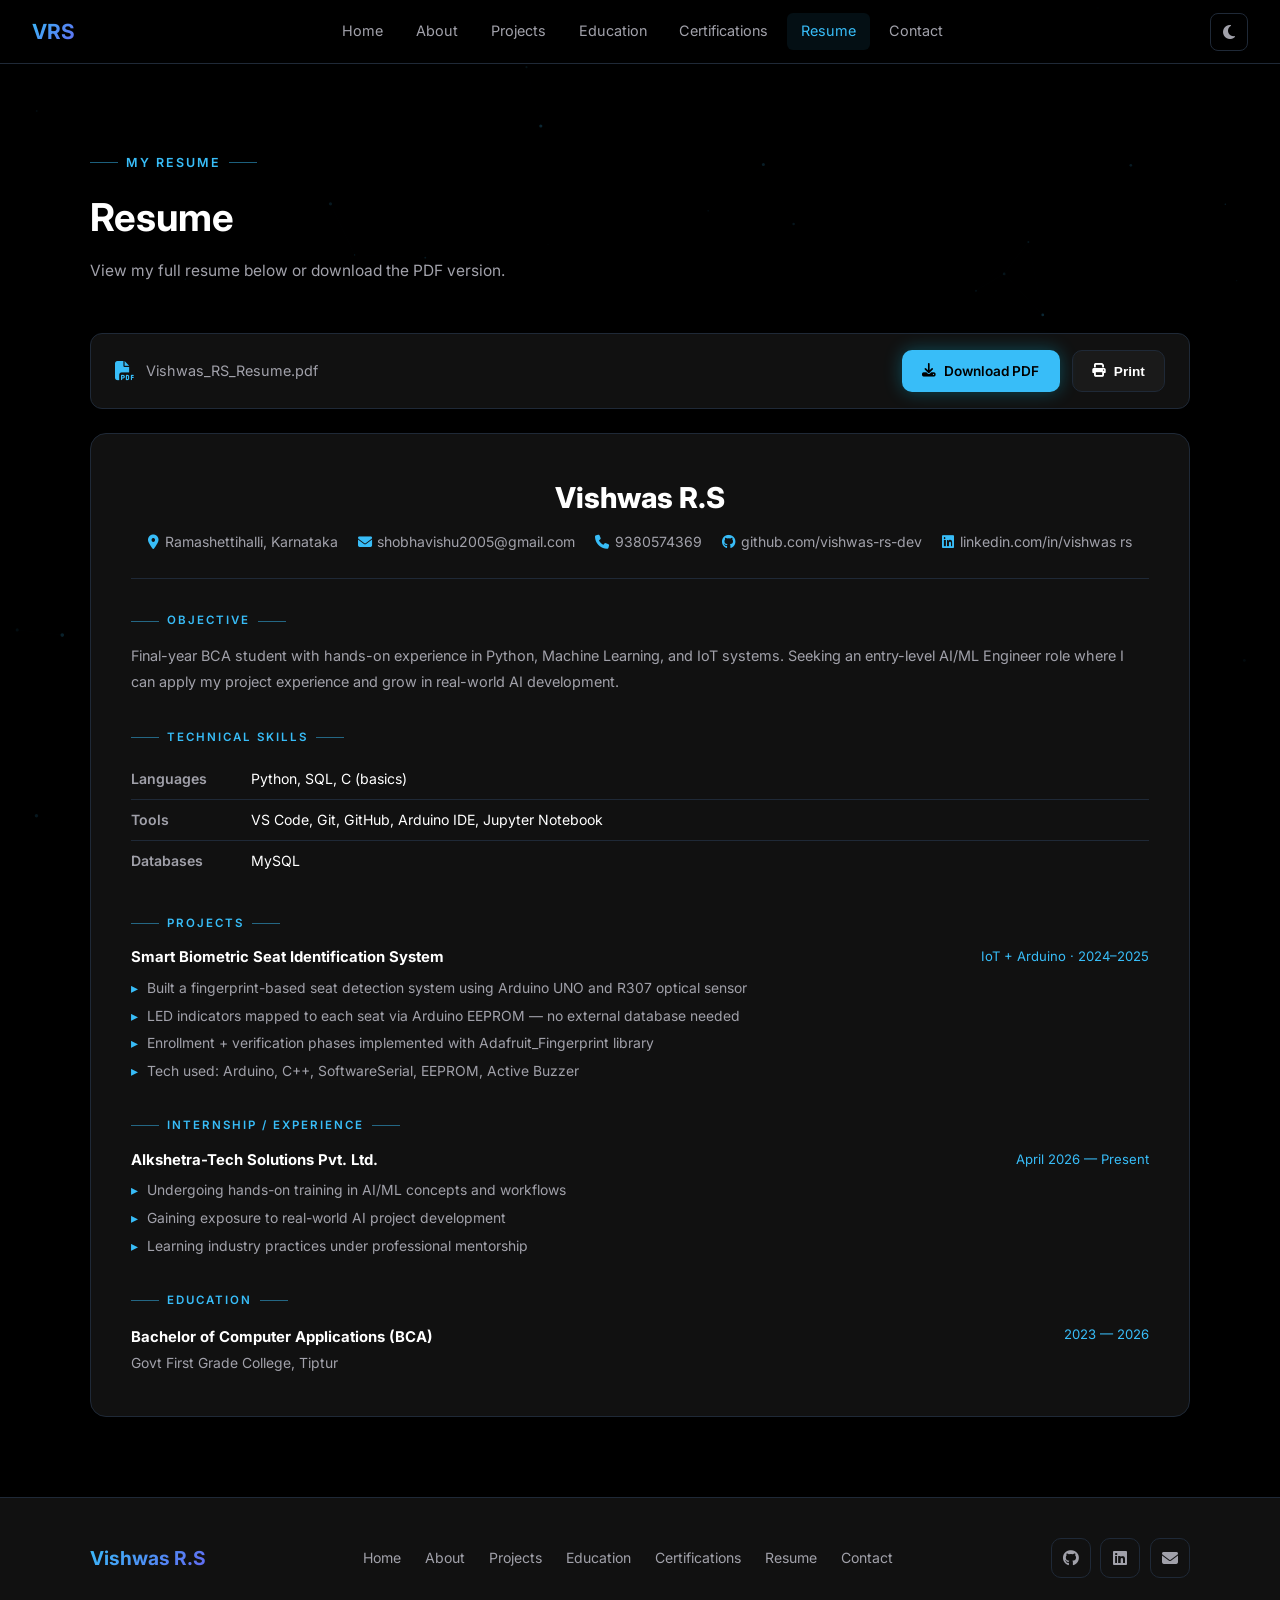
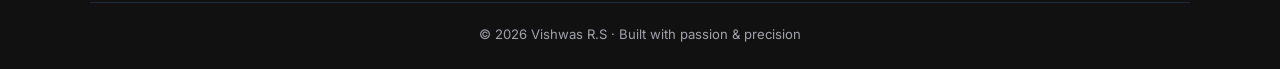
<file: resume.html>
<!DOCTYPE html>
<html lang="en">
<head>
  <meta charset="UTF-8" />
  <meta name="viewport" content="width=device-width, initial-scale=1.0" />
  <title>Resume — Vishwas R.S</title>
  <meta name="description" content="Resume of Vishwas R.S — view and download." />
  <link rel="preconnect" href="https://fonts.googleapis.com" />
  <link href="https://fonts.googleapis.com/css2?family=Inter:wght@400;500;600;700;800&display=swap" rel="stylesheet" />
  <link rel="stylesheet" href="https://cdnjs.cloudflare.com/ajax/libs/font-awesome/6.5.0/css/all.min.css" />
  <link rel="stylesheet" href="assets/css/style.css" />
  <style>
    @media print {
      .navbar, footer, #scrollTop, .resume-download-bar, #loader, #particles-canvas { display:none !important; }
      .page-wrapper { padding-top:0 !important; }
      .resume-embed-wrap { height:auto; border:none; box-shadow:none; }
      .resume-embed-wrap iframe { height:100vh; }
    }
  </style>
</head>
<body>
<div id="loader"><div class="loader-ring"></div></div>
<canvas id="particles-canvas"></canvas>

<nav class="navbar">
  <a href="index.html" class="nav-logo">VRS</a>
  <div class="nav-links">
    <a href="index.html">Home</a>
    <a href="about.html">About</a>
    <a href="projects.html">Projects</a>
    <a href="education.html">Education</a>
    <a href="certifications.html">Certifications</a>
    <a href="resume.html">Resume</a>
    <a href="contact.html">Contact</a>
  </div>
  <div class="nav-controls">
    <button class="theme-toggle"><i class="fas fa-moon"></i></button>
    <button class="hamburger"><i class="fas fa-bars"></i></button>
  </div>
</nav>
<div class="mobile-menu">
  <a href="index.html">Home</a>
  <a href="about.html">About</a>
  <a href="projects.html">Projects</a>
  <a href="education.html">Education</a>
  <a href="certifications.html">Certifications</a>
  <a href="resume.html">Resume</a>
  <a href="contact.html">Contact</a>
</div>

<main class="page-wrapper">
  <section class="section">
    <div class="section-inner">

      <div class="reveal">
        <div class="section-tag">My Resume</div>
        <h1 class="section-title">Resume</h1>
        <p class="section-subtitle">View my full resume below or download the PDF version.</p>
      </div>

      <!-- Download bar -->
      <div class="resume-download-bar reveal">
        <div style="display:flex;align-items:center;gap:0.75rem;">
          <i class="fas fa-file-pdf" style="color:var(--primary);font-size:1.2rem;"></i>
          <span style="font-size:0.9rem;color:var(--muted);">Vishwas_RS_Resume.pdf</span>
        </div>
        <div style="display:flex;gap:0.75rem;flex-wrap:wrap;">
          <a href="assets/resume/vishwas_resume.pdf" download class="btn btn-primary" style="font-size:0.85rem;padding:0.55rem 1.2rem;">
            <i class="fas fa-download"></i> Download PDF
          </a>
          <button onclick="window.print()" class="btn btn-ghost" style="font-size:0.85rem;padding:0.55rem 1.2rem;">
            <i class="fas fa-print"></i> Print
          </button>
        </div>
      </div>

      <!-- Resume Inline Preview (HTML version) -->
      <div class="card reveal" style="padding:2.5rem 2.5rem;">
        <!-- Header -->
        <div style="text-align:center;border-bottom:1px solid var(--border);padding-bottom:1.5rem;margin-bottom:1.5rem;">
          <h2 style="font-size:1.8rem;font-weight:800;margin-bottom:0.4rem;">Vishwas R.S</h2>
          <div style="color:var(--muted);font-size:0.88rem;display:flex;flex-wrap:wrap;gap:0.5rem 1.25rem;justify-content:center;">
            <span><i class="fas fa-map-marker-alt" style="color:var(--primary);margin-right:0.35rem;"></i>Ramashettihalli, Karnataka</span>
            <span><i class="fas fa-envelope" style="color:var(--primary);margin-right:0.35rem;"></i>shobhavishu2005@gmail.com</span>
            <span><i class="fas fa-phone" style="color:var(--primary);margin-right:0.35rem;"></i>9380574369</span>
            <a href="https://github.com/vishwas-rs-dev" target="_blank" style="color:var(--muted);"><i class="fab fa-github" style="color:var(--primary);margin-right:0.35rem;"></i>github.com/vishwas-rs-dev</a>
            <a href="https://linkedin.com/in/vishwas-rs" target="_blank" style="color:var(--muted);"><i class="fab fa-linkedin" style="color:var(--primary);margin-right:0.35rem;"></i>linkedin.com/in/vishwas rs</a>
          </div>
        </div>

        <!-- Objective -->
        <div style="margin-bottom:1.5rem;">
          <div class="section-tag" style="margin-bottom:0.75rem;font-size:0.72rem;">Objective</div>
          <p style="color:var(--muted);font-size:0.9rem;line-height:1.8;">
            Final-year BCA student with hands-on experience in Python, Machine Learning, and IoT systems. Seeking an entry-level AI/ML Engineer role where I can apply my project experience and grow in real-world AI development.
          </p>
        </div>

        <!-- Technical Skills -->
        <div style="margin-bottom:1.5rem;">
          <div class="section-tag" style="margin-bottom:0.75rem;font-size:0.72rem;">Technical Skills</div>
          <table style="width:100%;border-collapse:collapse;font-size:0.88rem;">
            <tr style="border-bottom:1px solid var(--border);">
              <td style="padding:0.5rem 0;color:var(--muted);width:120px;font-weight:600;">Languages</td>
              <td style="padding:0.5rem 0;color:var(--text);">Python, SQL, C (basics)</td>
            </tr>
            <tr style="border-bottom:1px solid var(--border);">
              <td style="padding:0.5rem 0;color:var(--muted);font-weight:600;">Tools</td>
              <td style="padding:0.5rem 0;color:var(--text);">VS Code, Git, GitHub, Arduino IDE, Jupyter Notebook</td>
            </tr>
            <tr>
              <td style="padding:0.5rem 0;color:var(--muted);font-weight:600;">Databases</td>
              <td style="padding:0.5rem 0;color:var(--text);">MySQL</td>
            </tr>
          </table>
        </div>

        <!-- Projects -->
        <div style="margin-bottom:1.5rem;">
          <div class="section-tag" style="margin-bottom:0.75rem;font-size:0.72rem;">Projects</div>
          <div style="margin-bottom:0.5rem;">
            <div style="display:flex;justify-content:space-between;flex-wrap:wrap;gap:0.25rem;">
              <strong style="font-size:0.93rem;">Smart Biometric Seat Identification System</strong>
              <span style="color:var(--primary);font-size:0.82rem;">IoT + Arduino · 2024–2025</span>
            </div>
            <ul style="margin-top:0.4rem;padding-left:0;list-style:none;display:flex;flex-direction:column;gap:0.25rem;">
              <li style="color:var(--muted);font-size:0.87rem;padding-left:1rem;position:relative;"><span style="position:absolute;left:0;color:var(--primary);">▸</span>Built a fingerprint-based seat detection system using Arduino UNO and R307 optical sensor</li>
              <li style="color:var(--muted);font-size:0.87rem;padding-left:1rem;position:relative;"><span style="position:absolute;left:0;color:var(--primary);">▸</span>LED indicators mapped to each seat via Arduino EEPROM — no external database needed</li>
              <li style="color:var(--muted);font-size:0.87rem;padding-left:1rem;position:relative;"><span style="position:absolute;left:0;color:var(--primary);">▸</span>Enrollment + verification phases implemented with Adafruit_Fingerprint library</li>
              <li style="color:var(--muted);font-size:0.87rem;padding-left:1rem;position:relative;"><span style="position:absolute;left:0;color:var(--primary);">▸</span>Tech used: Arduino, C++, SoftwareSerial, EEPROM, Active Buzzer</li>
            </ul>
          </div>
        </div>

        <!-- Internship -->
        <div style="margin-bottom:1.5rem;">
          <div class="section-tag" style="margin-bottom:0.75rem;font-size:0.72rem;">Internship / Experience</div>
          <div>
            <div style="display:flex;justify-content:space-between;flex-wrap:wrap;gap:0.25rem;">
              <strong style="font-size:0.93rem;">AIkshetra-Tech Solutions Pvt. Ltd.</strong>
              <span style="color:var(--primary);font-size:0.82rem;">April 2026 — Present</span>
            </div>
            <ul style="margin-top:0.4rem;padding-left:0;list-style:none;display:flex;flex-direction:column;gap:0.25rem;">
              <li style="color:var(--muted);font-size:0.87rem;padding-left:1rem;position:relative;"><span style="position:absolute;left:0;color:var(--primary);">▸</span>Undergoing hands-on training in AI/ML concepts and workflows</li>
              <li style="color:var(--muted);font-size:0.87rem;padding-left:1rem;position:relative;"><span style="position:absolute;left:0;color:var(--primary);">▸</span>Gaining exposure to real-world AI project development</li>
              <li style="color:var(--muted);font-size:0.87rem;padding-left:1rem;position:relative;"><span style="position:absolute;left:0;color:var(--primary);">▸</span>Learning industry practices under professional mentorship</li>
            </ul>
          </div>
        </div>

        <!-- Education -->
        <div>
          <div class="section-tag" style="margin-bottom:0.75rem;font-size:0.72rem;">Education</div>
          <div style="display:flex;justify-content:space-between;flex-wrap:wrap;gap:0.25rem;">
            <div>
              <strong style="font-size:0.93rem;">Bachelor of Computer Applications (BCA)</strong>
              <div style="color:var(--muted);font-size:0.87rem;margin-top:0.15rem;">Govt First Grade College, Tiptur</div>
            </div>
            <span style="color:var(--primary);font-size:0.82rem;">2023 — 2026</span>
          </div>
        </div>
      </div>

    </div>
  </section>
</main>

<footer>
  <div class="footer-inner">
    <div class="footer-top">
      <span class="footer-logo">Vishwas R.S</span>
      <nav class="footer-links">
        <a href="index.html">Home</a>
        <a href="about.html">About</a>
        <a href="projects.html">Projects</a>
        <a href="education.html">Education</a>
        <a href="certifications.html">Certifications</a>
        <a href="resume.html">Resume</a>
        <a href="contact.html">Contact</a>
      </nav>
      <div class="footer-socials">
        <a href="https://github.com/vishwas-rs-dev" target="_blank" class="social-link"><i class="fab fa-github"></i></a>
        <a href="https://linkedin.com/in/vishwas-rs" target="_blank" class="social-link"><i class="fab fa-linkedin"></i></a>
        <a href="mailto:shobhavishu2005@gmail.com" class="social-link"><i class="fas fa-envelope"></i></a>
      </div>
    </div>
    <div class="footer-bottom">&copy; 2026 Vishwas R.S · Built with passion &amp; precision</div>
  </div>
</footer>
<button id="scrollTop"><i class="fas fa-chevron-up"></i></button>
<script src="assets/js/main.js"></script>
</body>
</html>
</file>
<file: assets/css/style.css>
/* ===== CSS VARIABLES ===== */
:root {
  --bg: #000000;
  --surface: #111111;
  --primary: #38BDF8;
  --secondary: #6366F1;
  --highlight: #00D4FF;
  --text: #FFFFFF;
  --muted: #A1A1AA;
  --border: #1F2937;
  --card-glow: rgba(56,189,248,0.18);
  --btn-glow: rgba(0,212,255,0.30);
  --font: 'Inter', sans-serif;
  --transition: 0.3s ease;
}

/* Light mode */
body.light-mode {
  --bg: #F0F4F8;
  --surface: #FFFFFF;
  --text: #0F172A;
  --muted: #475569;
  --border: #CBD5E1;
  --card-glow: rgba(56,189,248,0.10);
}

/* ===== RESET ===== */
*, *::before, *::after { box-sizing: border-box; margin: 0; padding: 0; }
html { scroll-behavior: smooth; }
body {
  background: var(--bg);
  color: var(--text);
  font-family: var(--font);
  line-height: 1.7;
  overflow-x: hidden;
  transition: background var(--transition), color var(--transition);
}
a { text-decoration: none; color: inherit; }
img { max-width: 100%; display: block; }
ul { list-style: none; }

/* ===== LOADER ===== */
#loader {
  position: fixed; inset: 0; z-index: 9999;
  background: var(--bg);
  display: flex; align-items: center; justify-content: center;
  transition: opacity 0.5s ease, visibility 0.5s ease;
}
#loader.hidden { opacity: 0; visibility: hidden; }
.loader-ring {
  width: 56px; height: 56px;
  border: 3px solid var(--border);
  border-top-color: var(--primary);
  border-radius: 50%;
  animation: spin 0.9s linear infinite;
}
@keyframes spin { to { transform: rotate(360deg); } }

/* ===== SCROLLBAR ===== */
::-webkit-scrollbar { width: 5px; }
::-webkit-scrollbar-track { background: var(--bg); }
::-webkit-scrollbar-thumb { background: var(--primary); border-radius: 3px; }

/* ===== NAVBAR ===== */
.navbar {
  position: fixed; top: 0; width: 100%; z-index: 1000;
  background: rgba(0,0,0,0.85);
  backdrop-filter: blur(14px);
  border-bottom: 1px solid var(--border);
  padding: 0 2rem;
  display: flex; align-items: center; justify-content: space-between;
  height: 64px;
  transition: background var(--transition);
}
body.light-mode .navbar { background: rgba(240,244,248,0.90); }
.nav-logo {
  font-size: 1.3rem; font-weight: 700;
  background: linear-gradient(135deg, var(--primary), var(--secondary));
  -webkit-background-clip: text; -webkit-text-fill-color: transparent;
  background-clip: text;
}
.nav-links { display: flex; gap: 0.25rem; align-items: center; }
.nav-links a {
  padding: 0.4rem 0.9rem; border-radius: 6px;
  font-size: 0.9rem; color: var(--muted);
  transition: color var(--transition), background var(--transition);
}
.nav-links a:hover, .nav-links a.active { color: var(--primary); background: rgba(56,189,248,0.08); }
.nav-controls { display: flex; align-items: center; gap: 0.75rem; }
.theme-toggle, .hamburger {
  background: none; border: 1px solid var(--border);
  color: var(--muted); border-radius: 8px;
  width: 38px; height: 38px;
  display: flex; align-items: center; justify-content: center;
  cursor: pointer; transition: all var(--transition); font-size: 1rem;
}
.theme-toggle:hover, .hamburger:hover { border-color: var(--primary); color: var(--primary); }
.hamburger { display: none; }

/* Mobile menu */
.mobile-menu {
  display: none; flex-direction: column; gap: 0.25rem;
  background: var(--surface); border-bottom: 1px solid var(--border);
  padding: 1rem 2rem; position: fixed; top: 64px; width: 100%; z-index: 999;
}
.mobile-menu.open { display: flex; }
.mobile-menu a { padding: 0.6rem 0; color: var(--muted); border-bottom: 1px solid var(--border); }
.mobile-menu a.active, .mobile-menu a:hover { color: var(--primary); }

/* ===== PAGE WRAPPER ===== */
.page-wrapper { padding-top: 64px; }

/* ===== HERO ===== */
.hero {
  min-height: calc(100vh - 64px);
  display: flex; align-items: center; justify-content: center;
  position: relative; overflow: hidden;
  padding: 4rem 2rem;
}
.hero-bg {
  position: absolute; inset: 0; z-index: 0;
  background: radial-gradient(ellipse 80% 60% at 50% 0%, rgba(56,189,248,0.08) 0%, transparent 70%),
              radial-gradient(ellipse 60% 40% at 80% 80%, rgba(99,102,241,0.06) 0%, transparent 60%);
}
.hero-content {
  position: relative; z-index: 1;
  display: flex; flex-direction: column; align-items: center;
  text-align: center; gap: 1.5rem; max-width: 760px;
}
.hero-photo-wrap { position: relative; display: inline-block; }
.hero-photo {
  width: 140px; height: 140px; border-radius: 50%;
  object-fit: cover;
  border: 2px solid var(--border);
  box-shadow: 0 0 24px rgba(56,189,248,0.12);
}
.hero-badge {
  display: inline-flex; align-items: center; gap: 0.5rem;
  background: rgba(56,189,248,0.08); border: 1px solid rgba(56,189,248,0.25);
  border-radius: 50px; padding: 0.35rem 1rem;
  font-size: 0.8rem; color: var(--primary);
}
.hero-badge span { width: 7px; height: 7px; border-radius: 50%; background: var(--primary); animation: pulse 2s infinite; }
@keyframes pulse { 0%,100%{opacity:1;} 50%{opacity:0.3;} }
.hero-name {
  font-size: clamp(2.2rem, 5vw, 3.6rem);
  font-weight: 800; line-height: 1.1;
  background: linear-gradient(135deg, #fff 40%, var(--primary));
  -webkit-background-clip: text; -webkit-text-fill-color: transparent; background-clip: text;
}
.hero-title {
  font-size: 1.1rem; color: var(--muted); min-height: 1.8em;
}
.hero-title .typed { color: var(--primary); border-right: 2px solid var(--primary); padding-right: 2px; animation: blink 0.8s step-end infinite; }
@keyframes blink { 50% { border-color: transparent; } }
.hero-summary { color: var(--muted); font-size: 0.97rem; max-width: 580px; }
.hero-ctas { display: flex; flex-wrap: wrap; gap: 0.75rem; justify-content: center; }
.hero-social { display: flex; gap: 0.75rem; }
.social-link {
  width: 40px; height: 40px; border-radius: 10px;
  border: 1px solid var(--border);
  display: flex; align-items: center; justify-content: center;
  color: var(--muted); font-size: 1rem;
  transition: all var(--transition);
}
.social-link:hover { border-color: var(--primary); color: var(--primary); transform: translateY(-2px); background: rgba(56,189,248,0.06); }

/* ===== BUTTONS ===== */
.btn {
  display: inline-flex; align-items: center; gap: 0.5rem;
  padding: 0.65rem 1.5rem; border-radius: 10px;
  font-size: 0.9rem; font-weight: 600; cursor: pointer;
  transition: all var(--transition); border: 1px solid transparent;
}
.btn-primary {
  background: var(--primary); color: #000;
  box-shadow: 0 0 18px var(--btn-glow);
}
.btn-primary:hover { background: var(--highlight); transform: translateY(-2px); box-shadow: 0 0 28px var(--btn-glow); }
.btn-outline {
  background: transparent; color: var(--primary);
  border-color: var(--primary);
}
.btn-outline:hover { background: rgba(56,189,248,0.1); transform: translateY(-2px); }
.btn-ghost {
  background: rgba(255,255,255,0.04); color: var(--text);
  border-color: var(--border);
}
.btn-ghost:hover { border-color: var(--primary); color: var(--primary); transform: translateY(-2px); }

/* ===== SECTION BASE ===== */
.section { padding: 5rem 2rem; }
.section-inner { max-width: 1100px; margin: 0 auto; }
.section-tag {
  display: inline-flex; align-items: center; gap: 0.5rem;
  color: var(--primary); font-size: 0.78rem; font-weight: 600;
  text-transform: uppercase; letter-spacing: 2px; margin-bottom: 0.75rem;
}
.section-tag::before, .section-tag::after {
  content: ''; display: block; height: 1px; width: 28px; background: var(--primary); opacity: 0.5;
}
.section-title {
  font-size: clamp(1.6rem, 3vw, 2.4rem); font-weight: 700;
  margin-bottom: 0.5rem;
}
.section-subtitle { color: var(--muted); font-size: 0.97rem; margin-bottom: 3rem; max-width: 540px; }

/* ===== CARDS ===== */
.card {
  background: var(--surface);
  border: 1px solid var(--border);
  border-radius: 16px; padding: 1.75rem;
  transition: all var(--transition);
  position: relative; overflow: hidden;
}
.card::before {
  content: ''; position: absolute; inset: 0;
  background: var(--card-glow); opacity: 0;
  transition: opacity var(--transition);
  pointer-events: none;
}
.card:hover { border-color: rgba(56,189,248,0.35); transform: translateY(-4px); box-shadow: 0 12px 40px rgba(0,0,0,0.4); }
.card:hover::before { opacity: 1; }

/* ===== SKILLS ===== */
.skills-grid { display: grid; grid-template-columns: repeat(auto-fit, minmax(260px, 1fr)); gap: 1.25rem; }
.skill-category-title { font-size: 0.78rem; text-transform: uppercase; letter-spacing: 1.5px; color: var(--primary); margin-bottom: 1rem; font-weight: 600; }
.skill-tags { display: flex; flex-wrap: wrap; gap: 0.5rem; }
.skill-tag {
  background: rgba(56,189,248,0.08); border: 1px solid rgba(56,189,248,0.2);
  color: var(--text); padding: 0.35rem 0.85rem;
  border-radius: 50px; font-size: 0.82rem;
  transition: all var(--transition);
}
.skill-tag:hover { background: rgba(56,189,248,0.18); border-color: var(--primary); }

/* ===== TIMELINE ===== */
.timeline { position: relative; padding-left: 2rem; }
.timeline::before {
  content: ''; position: absolute; left: 0; top: 0; bottom: 0;
  width: 2px; background: linear-gradient(to bottom, var(--primary), var(--secondary), transparent);
  border-radius: 2px;
}
.timeline-item { position: relative; margin-bottom: 2.5rem; }
.timeline-item::before {
  content: ''; position: absolute; left: -2.35rem; top: 0.3rem;
  width: 12px; height: 12px; border-radius: 50%;
  background: var(--primary); border: 2px solid var(--bg);
  box-shadow: 0 0 10px rgba(56,189,248,0.5);
}
.timeline-date { color: var(--primary); font-size: 0.82rem; font-weight: 600; margin-bottom: 0.4rem; }
.timeline-title { font-size: 1.05rem; font-weight: 700; margin-bottom: 0.25rem; }
.timeline-sub { color: var(--muted); font-size: 0.9rem; margin-bottom: 0.75rem; }
.timeline-body { color: var(--muted); font-size: 0.9rem; }
.timeline-body li { padding: 0.25rem 0; padding-left: 1rem; position: relative; }
.timeline-body li::before { content: '▸'; position: absolute; left: 0; color: var(--primary); }

/* ===== PROJECTS GRID ===== */
.projects-grid { display: grid; grid-template-columns: repeat(auto-fit, minmax(320px, 1fr)); gap: 1.5rem; }
.project-card { display: flex; flex-direction: column; gap: 1rem; }
.project-header { display: flex; align-items: center; gap: 0.75rem; }
.project-icon {
  width: 44px; height: 44px; border-radius: 10px;
  background: linear-gradient(135deg, rgba(56,189,248,0.2), rgba(99,102,241,0.2));
  border: 1px solid rgba(56,189,248,0.25);
  display: flex; align-items: center; justify-content: center;
  font-size: 1.2rem;
}
.project-title { font-size: 1.05rem; font-weight: 700; }
.project-year { font-size: 0.78rem; color: var(--primary); }
.project-desc { color: var(--muted); font-size: 0.9rem; flex: 1; }
.project-tech { display: flex; flex-wrap: wrap; gap: 0.4rem; }
.tech-badge {
  background: rgba(99,102,241,0.1); border: 1px solid rgba(99,102,241,0.25);
  color: var(--secondary); font-size: 0.75rem;
  padding: 0.2rem 0.65rem; border-radius: 50px;
}
.project-links { display: flex; gap: 0.6rem; margin-top: auto; }

/* ===== CERT SECTION ===== */
.cert-placeholder {
  text-align: center; padding: 3rem;
  border: 2px dashed var(--border); border-radius: 16px; color: var(--muted);
}
.cert-placeholder i { font-size: 2.5rem; color: var(--primary); margin-bottom: 1rem; opacity: 0.5; }

/* ===== RESUME PAGE ===== */
.resume-embed-wrap {
  border: 1px solid var(--border); border-radius: 16px;
  overflow: hidden; height: 720px;
  box-shadow: 0 0 40px rgba(56,189,248,0.06);
}
.resume-embed-wrap iframe { width: 100%; height: 100%; border: none; }
.resume-download-bar {
  display: flex; gap: 1rem; flex-wrap: wrap;
  align-items: center; justify-content: space-between;
  background: var(--surface); border: 1px solid var(--border);
  border-radius: 12px; padding: 1rem 1.5rem; margin-bottom: 1.5rem;
}

/* ===== CONTACT ===== */
.contact-grid { display: grid; grid-template-columns: 1fr 1.4fr; gap: 2rem; }
.contact-info { display: flex; flex-direction: column; gap: 1.25rem; }
.contact-item {
  display: flex; align-items: flex-start; gap: 1rem;
  background: var(--surface); border: 1px solid var(--border);
  border-radius: 12px; padding: 1.1rem 1.25rem;
  transition: border-color var(--transition);
}
.contact-item:hover { border-color: rgba(56,189,248,0.3); }
.contact-item-icon {
  width: 40px; height: 40px; min-width: 40px;
  border-radius: 10px; background: rgba(56,189,248,0.1);
  display: flex; align-items: center; justify-content: center;
  color: var(--primary); font-size: 1rem;
}
.contact-item-label { font-size: 0.75rem; color: var(--muted); text-transform: uppercase; letter-spacing: 1px; }
.contact-item-value { font-size: 0.92rem; color: var(--text); word-break: break-all; }
.contact-form { display: flex; flex-direction: column; gap: 1rem; }
.form-group { display: flex; flex-direction: column; gap: 0.4rem; }
.form-label { font-size: 0.82rem; color: var(--muted); }
.form-control {
  background: var(--surface); border: 1px solid var(--border);
  color: var(--text); border-radius: 10px;
  padding: 0.75rem 1rem; font-family: var(--font);
  font-size: 0.92rem; outline: none;
  transition: border-color var(--transition), box-shadow var(--transition);
}
.form-control:focus { border-color: var(--primary); box-shadow: 0 0 0 3px rgba(56,189,248,0.12); }
.form-control.error { border-color: #ef4444; }
.form-error { font-size: 0.78rem; color: #ef4444; display: none; }
.form-error.show { display: block; }
textarea.form-control { resize: vertical; min-height: 130px; }
.form-success {
  background: rgba(56,189,248,0.08); border: 1px solid rgba(56,189,248,0.3);
  color: var(--primary); border-radius: 10px; padding: 1rem;
  text-align: center; display: none; font-size: 0.9rem;
}
.form-success.show { display: block; }

/* ===== ABOUT PAGE ===== */
.about-grid { display: grid; grid-template-columns: 1fr 1.8fr; gap: 3rem; align-items: start; }
.about-photo-col { position: sticky; top: 5rem; }
.about-photo {
  width: 100%; max-width: 280px; border-radius: 20px;
  object-fit: cover; border: 2px solid var(--border);
  box-shadow: 0 8px 40px rgba(56,189,248,0.10);
}
.about-stat-row { display: flex; flex-direction: column; gap: 0.75rem; margin-top: 1.5rem; }
.about-stat {
  background: var(--surface); border: 1px solid var(--border);
  border-radius: 10px; padding: 0.75rem 1rem;
  display: flex; align-items: center; gap: 0.75rem;
  font-size: 0.88rem; color: var(--muted);
}
.about-stat i { color: var(--primary); }

/* ===== FOOTER ===== */
footer {
  background: var(--surface);
  border-top: 1px solid var(--border);
  padding: 2.5rem 2rem 1.5rem;
}
.footer-inner { max-width: 1100px; margin: 0 auto; }
.footer-top {
  display: flex; align-items: center; justify-content: space-between;
  flex-wrap: wrap; gap: 1rem; padding-bottom: 1.5rem;
  border-bottom: 1px solid var(--border);
}
.footer-logo {
  font-size: 1.2rem; font-weight: 700;
  background: linear-gradient(135deg, var(--primary), var(--secondary));
  -webkit-background-clip: text; -webkit-text-fill-color: transparent; background-clip: text;
}
.footer-links { display: flex; flex-wrap: wrap; gap: 0.5rem 1.5rem; }
.footer-links a { color: var(--muted); font-size: 0.88rem; transition: color var(--transition); }
.footer-links a:hover { color: var(--primary); }
.footer-socials { display: flex; gap: 0.6rem; }
.footer-bottom {
  padding-top: 1.25rem; text-align: center;
  color: var(--muted); font-size: 0.82rem;
}

/* ===== SCROLL TO TOP ===== */
#scrollTop {
  position: fixed; bottom: 2rem; right: 2rem; z-index: 500;
  width: 42px; height: 42px; border-radius: 10px;
  background: var(--primary); color: #000;
  border: none; cursor: pointer; font-size: 1rem;
  display: flex; align-items: center; justify-content: center;
  opacity: 0; visibility: hidden;
  transition: all var(--transition);
  box-shadow: 0 4px 20px var(--btn-glow);
}
#scrollTop.visible { opacity: 1; visibility: visible; }
#scrollTop:hover { background: var(--highlight); transform: translateY(-3px); }

/* ===== ANIMATIONS ===== */
.reveal { opacity: 0; transform: translateY(28px); transition: opacity 0.6s ease, transform 0.6s ease; }
.reveal.visible { opacity: 1; transform: translateY(0); }
.reveal-delay-1 { transition-delay: 0.1s; }
.reveal-delay-2 { transition-delay: 0.2s; }
.reveal-delay-3 { transition-delay: 0.3s; }

/* ===== RESPONSIVE ===== */
@media (max-width: 900px) {
  .contact-grid { grid-template-columns: 1fr; }
  .about-grid { grid-template-columns: 1fr; }
  .about-photo-col { position: static; display: flex; flex-direction: column; align-items: center; }
}
@media (max-width: 768px) {
  .nav-links { display: none; }
  .hamburger { display: flex; }
  .hero-photo { width: 110px; height: 110px; }
  .section { padding: 3.5rem 1.25rem; }
  .resume-embed-wrap { height: 480px; }
}
@media (max-width: 480px) {
  .hero-ctas { flex-direction: column; width: 100%; }
  .hero-ctas .btn { justify-content: center; }
  .projects-grid { grid-template-columns: 1fr; }
}

/* ===== PARTICLES CANVAS ===== */
#particles-canvas { position: fixed; inset: 0; z-index: 0; pointer-events: none; opacity: 0.35; }
</file>
